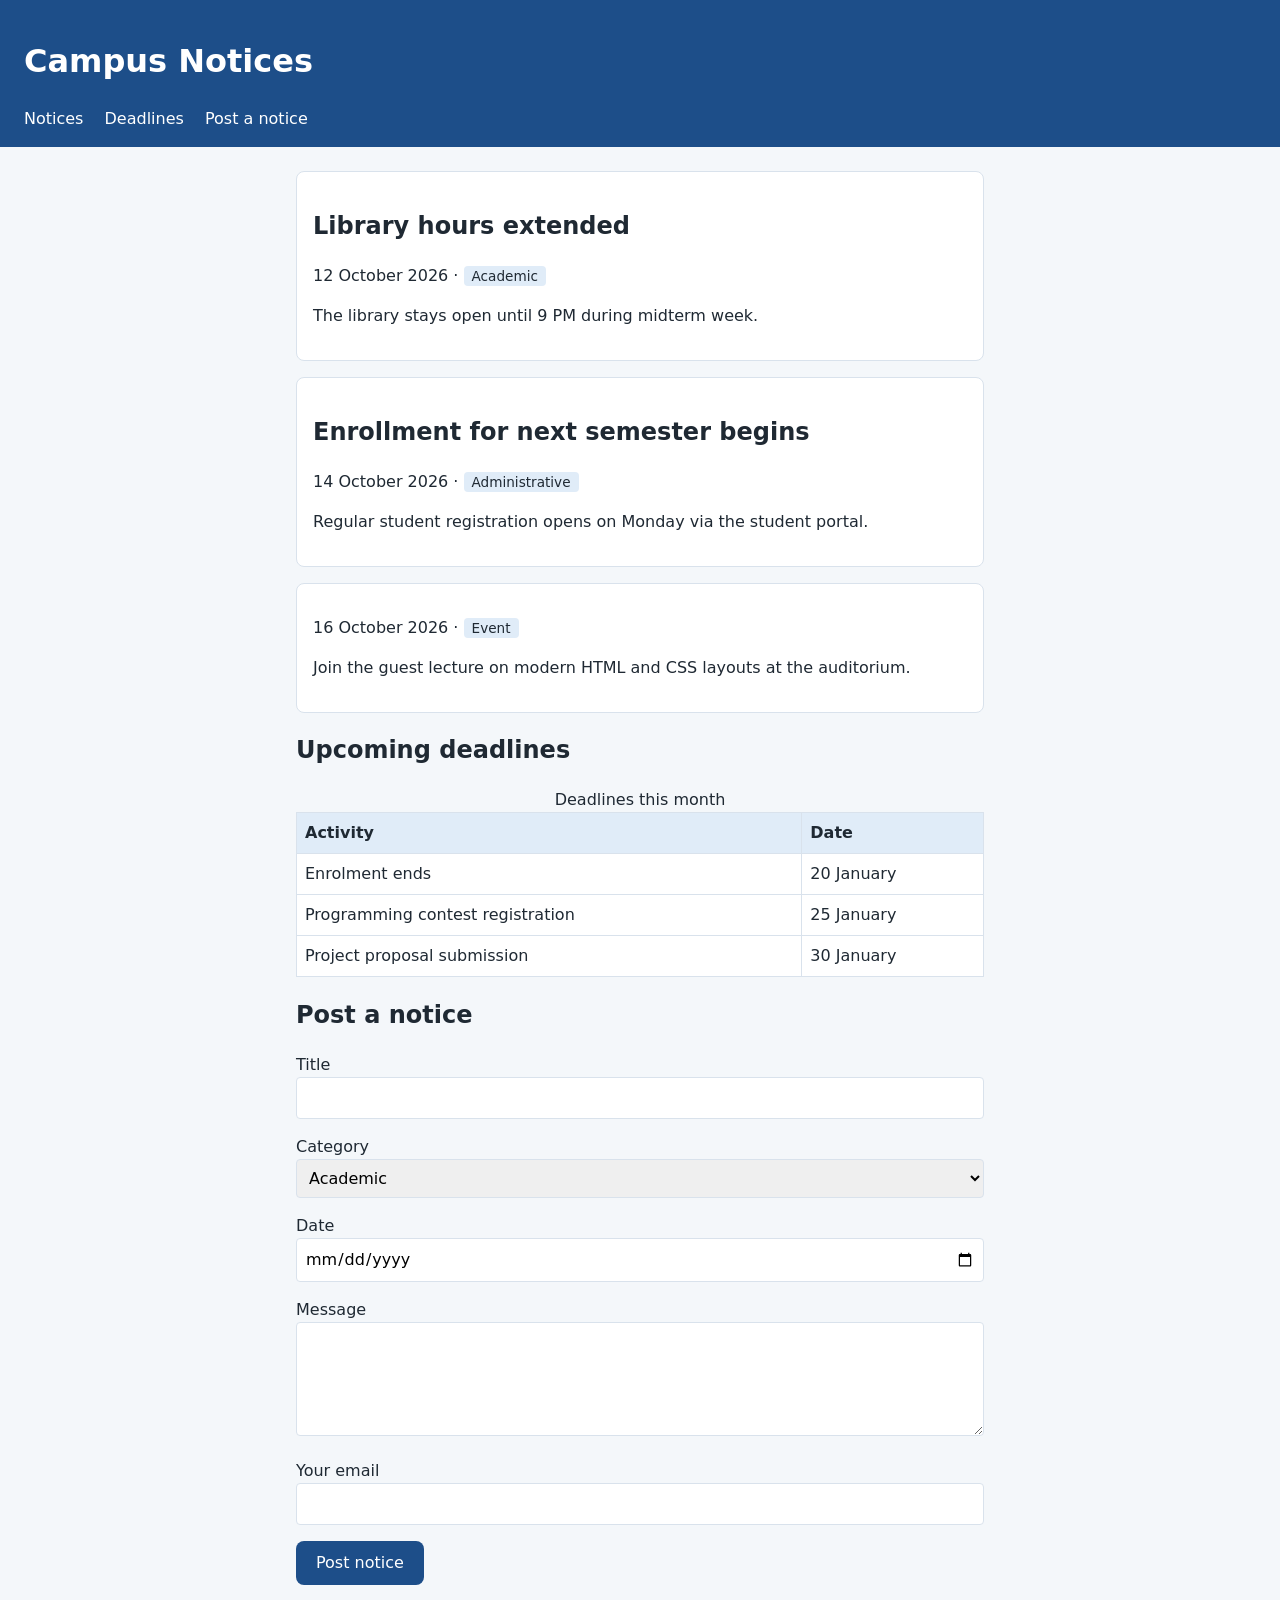
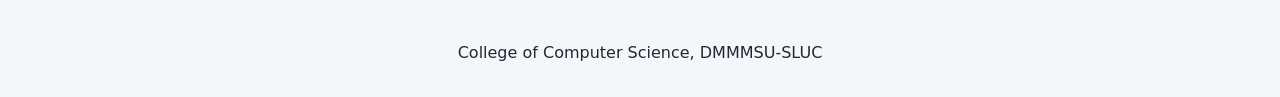
<file: campus-notices/index.html>
<!DOCTYPE html>
<html lang="en">
<head>
  <meta charset="utf-8">
  <meta name="viewport" content="width=device-width, initial-scale=1">
  <title>Campus Notices</title>
  <link rel="stylesheet" href="styles.css">
</head>
<body>
  <header>
    <h1>Campus Notices</h1>
    <nav aria-label="Main">
      <ul>
        <li><a href="#notices">Notices</a></li>
        <li><a href="#deadlines">Deadlines</a></li>
        <li><a href="#submit">Post a notice</a></li>
      </ul>
    </nav>
  </header>
  
  <main>
    <section id="notices">
      <article class="notice">
        <h2>Library hours extended</h2>
        <p class="meta">
          <time datetime="2026-10-12">12 October 2026</time> · <span class="tag">Academic</span>
        </p>
        <p>The library stays open until 9 PM during midterm week.</p>
      </article>

      <article class="notice">
        <h2>Enrollment for next semester begins</h2>
        <p class="meta">
          <time datetime="2026-10-14">14 October 2026</time> · <span class="tag">Administrative</span>
        </p>
        <p>Regular student registration opens on Monday via the student portal.</p>
      </article>

      <article class="notice">
        <p class="meta">
          <time datetime="2026-10-16">16 October 2026</time> · <span class="tag">Event</span>
        </p>
        <p>Join the guest lecture on modern HTML and CSS layouts at the auditorium.</p>
      </article>
    </section>

    <section id="deadlines">
      <h2>Upcoming deadlines</h2>
      <table>
        <caption>Deadlines this month</caption>
        <thead>
          <tr><th scope="col">Activity</th><th scope="col">Date</th></tr>
        </thead>
        <tbody>
          <tr><td>Enrolment ends</td><td>20 January</td></tr>
          <tr><td>Programming contest registration</td><td>25 January</td></tr>
          <tr><td>Project proposal submission</td><td>30 January</td></tr>
        </tbody>
      </table>
    </section>

    <section id="submit">
      <h2>Post a notice</h2>
      <form action="#" method="post">
        <p>
          <label for="title">Title</label><br>
          <input type="text" id="title" name="title" required maxlength="100">
        </p>
        <p>
          <label for="category">Category</label><br>
          <select id="category" name="category">
            <option value="academic">Academic</option>
            <option value="event">Event</option>
            <option value="general">General</option>
          </select>
        </p>
        <p>
          <label for="date">Date</label><br>
          <input type="date" id="date" name="date">
        </p>
        <p>
          <label for="message">Message</label><br>
          <textarea id="message" name="message" rows="4" required></textarea>
        </p>
        <p>
          <label for="email">Your email</label><br>
          <input type="email" id="email" name="email" required>
        </p>
        <button type="submit">Post notice</button>
      </form>
    </section>
  </main>

  <footer>
    <p>College of Computer Science, DMMMSU-SLUC</p>
  </footer>
</body>
</html>
</file>
<file: campus-notices/styles.css>
:root {
  --brand: #1d4e89;
  --brand-soft: #e0ecf8;
  --surface: #ffffff;
  --page: #f4f7fa;
  --text: #1f2933;
  --border: #d9e2ec;
  --radius: 8px;
}

* {
  box-sizing: border-box;
}

body {
  font-family: system-ui, sans-serif;
  font-size: 1rem;
  line-height: 1.5;
  margin: 0;
  background: var(--page);
  color: var(--text);
}

header {
  background: var(--brand);
  color: white;
  padding: 16px 24px;
}

main {
  max-width: 720px;
  margin: 24px auto;
  padding: 0 16px;
}

.notice {
  background: var(--surface);
  border: 1px solid var(--border);
  border-radius: var(--radius);
  padding: 16px;
  margin-bottom: 16px;
}

.tag {
  background: var(--brand-soft);
  border-radius: 4px;
  padding: 2px 8px;
  font-size: 0.85rem;
}

footer {
  text-align: center;
  padding: 16px;
}

nav ul {
  list-style: none;
  margin: 0;
  padding: 0;
}

nav li {
  display: inline-block;
  margin-right: 16px;
}

nav a {
  color: white;
  text-decoration: none;
}

nav a:hover {
  text-decoration: underline;
}

table {
  border-collapse: collapse;
  width: 100%;
  background: var(--surface);
}

th, td {
  border: 1px solid var(--border);
  padding: 8px;
  text-align: left;
}

th {
  background: var(--brand-soft);
}

input, select, textarea {
  width: 100%;
  padding: 8px;
  border: 1px solid var(--border);
  border-radius: 4px;
  font: inherit;
}

input:focus, select:focus, textarea:focus {
  outline: 3px solid var(--brand);
}

button {
  background: var(--brand);
  color: white;
  border: 0;
  border-radius: var(--radius);
  padding: 10px 20px;
  font: inherit;
  cursor: pointer;
}

button:hover {
  background: #163b69;
}
</file>
